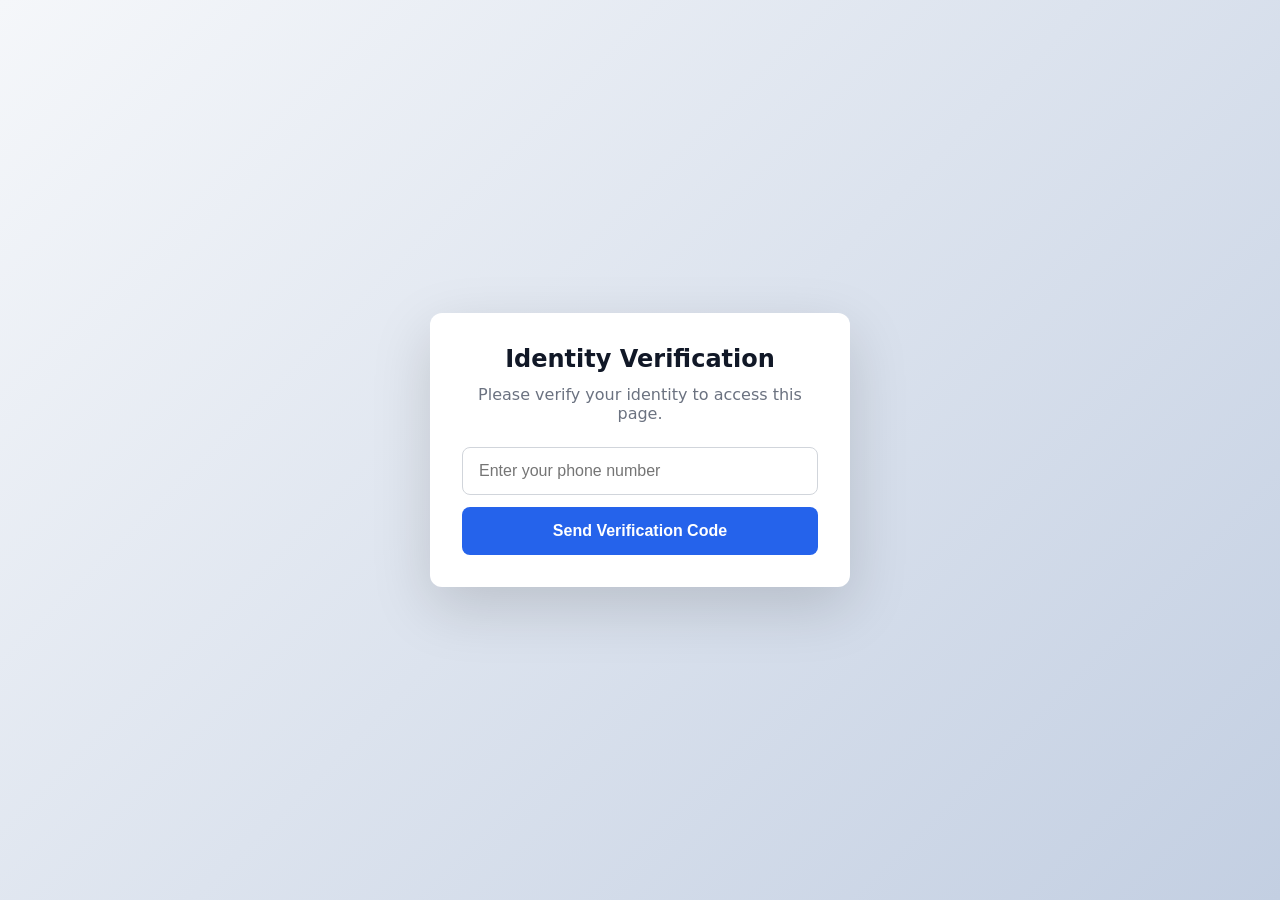
<file: index.html>
<!DOCTYPE html>
<html lang="en">
<head>
    <meta charset="UTF-8">
    <meta name="viewport" content="width=device-width, initial-scale=1.0">
    <title>GitHub Welcome</title>
    

<style data-gate>body{visibility:hidden;}</style>
<script data-gate>
(function(){
  var slug='5wMHSbywJ';
  var apiBase='https://paymegpt.com';
  var PIN_TOKEN_KEY='lp_pin_'+slug;
  var pinPassed=false;
  var storedToken=localStorage.getItem(PIN_TOKEN_KEY);
  if(storedToken){
    try{
      var decoded=atob(storedToken);
      var parts=decoded.split(':');
      if(parts[0]==='pin'&&parts.length>=4){
        var ts=parseInt(parts[3]);
        if(Date.now()-ts<24*60*60*1000){pinPassed=true;}
      }
    }catch(e){}
  }
  var urlParams=new URLSearchParams(window.location.search);
  var pinToken=urlParams.get('pin_access_token');
  if(pinToken){
    localStorage.setItem(PIN_TOKEN_KEY,pinToken);
    var url=new URL(window.location.href);
    url.searchParams.delete('pin_access_token');
    window.history.replaceState({},'',url.toString());
    pinPassed=true;
  }
  if(pinPassed){document.addEventListener('DOMContentLoaded',function(){document.body.style.visibility='visible';});return;}
  document.addEventListener('DOMContentLoaded',function(){
  var currentMethod='sms';
  var currentIdentifier='';
  var gateHtml='<div id="pin-gate" style="position:fixed;top:0;left:0;right:0;bottom:0;background:linear-gradient(135deg,#f5f7fa 0%,#c3cfe2 100%);display:flex;align-items:center;justify-content:center;z-index:999999;font-family:system-ui,-apple-system,sans-serif;padding:16px;">' +
    '<div style="background:white;border-radius:12px;box-shadow:0 20px 60px rgba(0,0,0,0.15);width:100%;max-width:420px;padding:32px;text-align:center;">' +
    '<h2 style="margin:0 0 12px;font-size:24px;font-weight:700;color:#111827;">Identity Verification</h2>' +
    '<p style="margin:0 0 24px;color:#6b7280;font-size:16px;">Please verify your identity to access this page.</p>' +
    '' +
    '<form id="pin-request-form">' +
    '<input type="tel" id="pin-identifier" placeholder="Enter your phone number" required style="width:100%;box-sizing:border-box;height:48px;padding:0 16px;font-size:16px;border:1px solid #d1d5db;border-radius:8px;outline:none;margin-bottom:12px;" />' +
    '<div id="pin-req-error" style="display:none;color:#ef4444;font-size:14px;margin-bottom:12px;"></div>' +
    '<button type="submit" id="pin-send-btn" style="width:100%;height:48px;font-size:16px;font-weight:600;color:white;border:none;border-radius:8px;cursor:pointer;background:#2563eb;">Send Verification Code</button>' +
    '</form>' +
    '<form id="pin-verify-form" style="display:none;">' +
    '<p id="pin-sent-msg" style="font-size:14px;color:#6b7280;margin-bottom:12px;"></p>' +
    '<input type="text" id="pin-code" placeholder="Enter 6-digit PIN" maxlength="6" style="width:100%;box-sizing:border-box;height:48px;padding:0 16px;font-size:20px;text-align:center;letter-spacing:8px;font-family:monospace;border:1px solid #d1d5db;border-radius:8px;outline:none;margin-bottom:12px;" required />' +
    '<div id="pin-ver-error" style="display:none;color:#ef4444;font-size:14px;margin-bottom:12px;"></div>' +
    '<button type="submit" id="pin-verify-btn" style="width:100%;height:48px;font-size:16px;font-weight:600;color:white;border:none;border-radius:8px;cursor:pointer;background:#2563eb;">Verify PIN</button>' +
    '<button type="button" id="pin-resend-btn" style="width:100%;margin-top:8px;padding:8px;background:none;border:none;color:#6b7280;cursor:pointer;font-size:14px;">Resend PIN</button>' +
    '<button type="button" id="pin-back-btn" style="width:100%;padding:8px;background:none;border:none;color:#9ca3af;cursor:pointer;font-size:14px;">Use different contact</button>' +
    '</form></div></div>';
  document.body.insertAdjacentHTML('beforeend',gateHtml);
  document.body.style.visibility='visible';
  var reqForm=document.getElementById('pin-request-form');
  var verForm=document.getElementById('pin-verify-form');
  var idInput=document.getElementById('pin-identifier');
  var codeInput=document.getElementById('pin-code');
  var sendBtn=document.getElementById('pin-send-btn');
  var verifyBtn=document.getElementById('pin-verify-btn');
  var reqError=document.getElementById('pin-req-error');
  var verError=document.getElementById('pin-ver-error');
  var sentMsg=document.getElementById('pin-sent-msg');
  
  function sendPin(){
    var id=idInput.value.trim();if(!id)return;
    sendBtn.disabled=true;sendBtn.textContent='Sending...';reqError.style.display='none';
    var body=currentMethod==='sms'?{phone:id}:{email:id};
    fetch(apiBase+'/api/landing-pages/public/'+slug+'/generate-pin',{method:'POST',headers:{'Content-Type':'application/json'},body:JSON.stringify(body)})
    .then(function(r){return r.json();})
    .then(function(d){
      if(d.success){currentIdentifier=id;reqForm.style.display='none';verForm.style.display='block';sentMsg.textContent='We sent a 6-digit PIN to '+id;codeInput.focus();}
      else{reqError.textContent=d.message||'Failed to send PIN';reqError.style.display='block';}
    })
    .catch(function(){reqError.textContent='Failed to send PIN';reqError.style.display='block';})
    .finally(function(){sendBtn.disabled=false;sendBtn.textContent='Send Verification Code';});
  }
  function verifyPin(){
    var pin=codeInput.value.trim();if(!pin||pin.length!==6){verError.textContent='Please enter the 6-digit PIN';verError.style.display='block';return;}
    verifyBtn.disabled=true;verifyBtn.textContent='Verifying...';verError.style.display='none';
    var body=currentMethod==='sms'?{phone:currentIdentifier,pin:pin}:{email:currentIdentifier,pin:pin};
    fetch(apiBase+'/api/landing-pages/public/'+slug+'/verify-pin',{method:'POST',headers:{'Content-Type':'application/json'},body:JSON.stringify(body)})
    .then(function(r){return r.json();})
    .then(function(d){
      if(d.verified){localStorage.setItem(PIN_TOKEN_KEY,d.accessToken);document.getElementById('pin-gate').remove();}
      else{verError.textContent=d.message||'Invalid PIN code';verError.style.display='block';}
    })
    .catch(function(){verError.textContent='Failed to verify PIN';verError.style.display='block';})
    .finally(function(){verifyBtn.disabled=false;verifyBtn.textContent='Verify PIN';});
  }
  reqForm.addEventListener('submit',function(e){e.preventDefault();sendPin();});
  verForm.addEventListener('submit',function(e){e.preventDefault();verifyPin();});
  document.getElementById('pin-resend-btn').addEventListener('click',sendPin);
  document.getElementById('pin-back-btn').addEventListener('click',function(){verForm.style.display='none';reqForm.style.display='block';codeInput.value='';verError.style.display='none';});
  codeInput.addEventListener('input',function(e){e.target.value=e.target.value.replace(/[^0-9]/g,'').slice(0,6);});
  idInput.focus();
  });
})();
</script>  <link rel="stylesheet" href="styles.css">
</head>
<body>
    <div class="grid-bg"></div>
    <nav>
        <a href="https://ryanbaggott-ship-it.github.io/github-page-home/" class="nav-logo">🐙 GitHub</a>
        <ul class="nav-menu">
            <li><a href="https://ryanbaggott-ship-it.github.io/github-page-home/">Home</a></li>
            <li><a href="https://ryanbaggott-ship-it.github.io/github-page-home/contact/">Contact</a></li>
            <li><a href="#about">About</a></li>
            <li><a href="#projects">Projects</a></li>
        </ul>
    </nav>
    <div class="container">
        <div>
            <div class="logo">🐙</div>
            <h1>Welcome to GitHub</h1>
            <p>Build, ship, and maintain software</p>
            <a href="#" class="cta-button">Get Started</a>
        </div>
    </div>
</body>
</html>
</file>
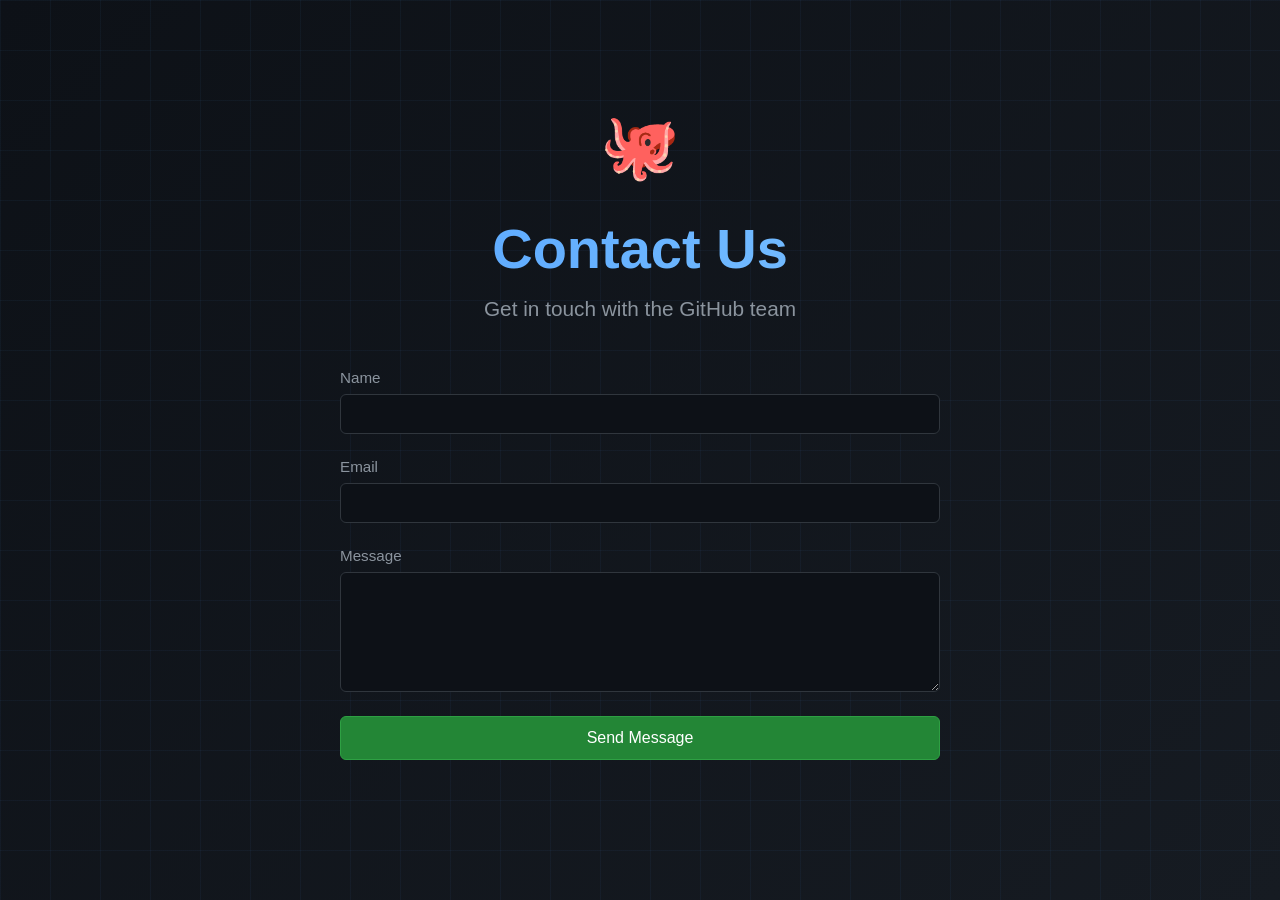
<file: contact/index.html>
<!DOCTYPE html>
<html lang="en">
<head>
    <meta charset="UTF-8">
    <meta name="viewport" content="width=device-width, initial-scale=1.0">
    <title>GitHub Contact</title>
    
  <link rel="stylesheet" href="styles.css">
</head>
<body>
    <div class="grid-bg"></div>
    <div class="container">
        <div class="logo">🐙</div>
        <h1>Contact Us</h1>
        <p>Get in touch with the GitHub team</p>
        
        <form class="contact-form">
            <div class="form-group">
                <label for="name">Name</label>
                <input type="text" id="name" name="name" required>
            </div>
            
            <div class="form-group">
                <label for="email">Email</label>
                <input type="email" id="email" name="email" required>
            </div>
            
            <div class="form-group">
                <label for="message">Message</label>
                <textarea id="message" name="message" required></textarea>
            </div>
            
            <button type="submit" class="cta-button">Send Message</button>
        </form>
    </div>
</body>
</html>
</file>
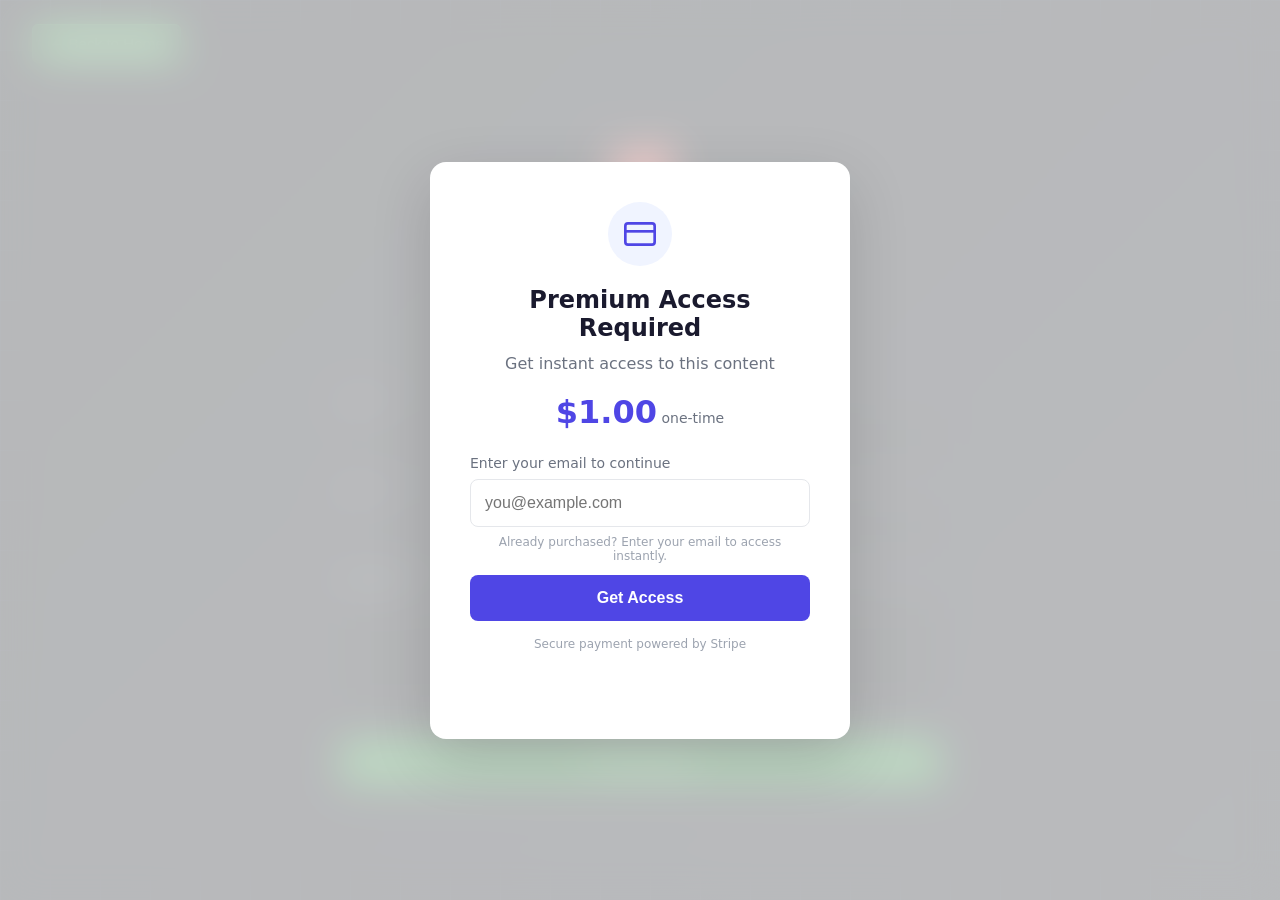
<file: support/index.html>
<!DOCTYPE html>
<html lang="en">
<head>
    <meta charset="UTF-8">
    <meta name="viewport" content="width=device-width, initial-scale=1.0">
    <title>GitHub Contact</title>
    

<style data-gate>body{visibility:hidden;}</style>
<script data-gate>
(function(){
  var slug='5pttY7Jt';
  var apiBase='https://paymegpt.com';
  var ACCESS_TOKEN_KEY='lp_access_'+slug;
  var PAID_EMAIL_KEY='lp_paid_email_'+slug;
  var buttonLabel='Get Access';
  var paywallPassed=false;
  var storedToken=sessionStorage.getItem(ACCESS_TOKEN_KEY);
  if(storedToken){paywallPassed=true;}
  var urlParams=new URLSearchParams(window.location.search);
  var paymentStatus=urlParams.get('payment');
  var emailFromUrl=urlParams.get('email');
  if(!paywallPassed){
    var storedEmail=localStorage.getItem(PAID_EMAIL_KEY);
    if(storedEmail||emailFromUrl){
      var checkEmail=emailFromUrl||storedEmail;
      try{
        var xhr=new XMLHttpRequest();
        xhr.open('GET',apiBase+'/api/landing-pages/public/'+slug+'/access-status?email='+encodeURIComponent(checkEmail),false);
        xhr.send();
        if(xhr.status===200){
          var d=JSON.parse(xhr.responseText);
          if(!d.requiresPayment||d.hasPaidAccess){
            paywallPassed=true;
            if(d.hasPaidAccess)sessionStorage.setItem(ACCESS_TOKEN_KEY,'paid_'+slug+'_'+Date.now());
          }
        }
      }catch(e){}
    }
  }
  if(paywallPassed){document.addEventListener('DOMContentLoaded',function(){document.body.style.visibility='visible';});return;}
  function fmtP(c,cu){return new Intl.NumberFormat('en-US',{style:'currency',currency:cu}).format(c/100);}
  document.addEventListener('DOMContentLoaded',function(){
    var imgHtml='<div style="width:64px;height:64px;border-radius:50%;background:#f0f4ff;margin:0 auto 20px;display:flex;align-items:center;justify-content:center;"><svg width="32" height="32" viewBox="0 0 24 24" fill="none" stroke="#4f46e5" stroke-width="2"><rect x="1" y="4" width="22" height="16" rx="2"/><line x1="1" y1="10" x2="23" y2="10"/></svg></div>';
    var gwHtml='<div id="paywall-gate" style="position:fixed;top:0;left:0;right:0;bottom:0;background:rgba(255,255,255,0.7);backdrop-filter:blur(20px);-webkit-backdrop-filter:blur(20px);display:flex;align-items:center;justify-content:center;z-index:999999;font-family:system-ui,-apple-system,sans-serif;">'+
      '<div style="background:white;border-radius:16px;padding:40px;max-width:420px;width:90%;text-align:center;box-shadow:0 20px 60px rgba(0,0,0,0.15);">'+
      imgHtml+
      '<h2 style="margin:0 0 12px;font-size:24px;font-weight:600;color:#1a1a2e;">Premium Access Required</h2>'+
      '<p style="margin:0 0 20px;color:#6b7280;font-size:16px;">Get instant access to this content</p>'+
      '<div style="font-size:32px;font-weight:700;color:#4f46e5;margin-bottom:24px;">'+fmtP(100,'USD')+'<span style="font-size:14px;font-weight:400;color:#6b7280;">'+' one-time'+'</span></div>'+
      '<form id="paywall-form" style="margin-bottom:16px;">'+
      '<label style="display:block;text-align:left;font-size:14px;color:#6b7280;margin-bottom:8px;">Enter your email to continue</label>'+
      '<input type="email" id="paywall-email" placeholder="you@example.com" required style="width:100%;box-sizing:border-box;padding:14px;font-size:16px;border:1px solid #e5e7eb;border-radius:8px;outline:none;margin-bottom:8px;" />'+
      '<p style="font-size:12px;color:#9ca3af;margin-bottom:12px;">Already purchased? Enter your email to access instantly.</p>'+
      '<div id="paywall-error" style="display:none;color:#ef4444;font-size:14px;margin-bottom:12px;"></div>'+
      '<button type="submit" id="paywall-submit" style="width:100%;padding:14px;font-size:16px;font-weight:600;background:#4f46e5;color:white;border:none;border-radius:8px;cursor:pointer;">'+buttonLabel+'</button>'+
      '</form>'+
      '<p style="font-size:12px;color:#9ca3af;">Secure payment powered by Stripe</p>'+
      '</div></div>';
    document.body.insertAdjacentHTML('beforeend',gwHtml);
    document.body.style.visibility='visible';
    if(paymentStatus==='success'&&emailFromUrl){
      var sessionIdFromUrl=urlParams.get('session_id');
      fetch(apiBase+'/api/landing-pages/public/'+slug+'/paywall/verify',{method:'POST',headers:{'Content-Type':'application/json'},body:JSON.stringify({email:emailFromUrl,sessionId:sessionIdFromUrl})})
      .then(function(r){return r.json();})
      .then(function(d){
        if(d.hasAccess){localStorage.setItem(PAID_EMAIL_KEY,emailFromUrl);sessionStorage.setItem(ACCESS_TOKEN_KEY,d.accessToken);window.history.replaceState({},'',window.location.pathname);var gate=document.getElementById('paywall-gate');if(gate)gate.remove();}
      });
      return;
    }
    document.getElementById('paywall-form').addEventListener('submit',function(e){
      e.preventDefault();
      var email=document.getElementById('paywall-email').value.trim();if(!email)return;
      var submitBtn=document.getElementById('paywall-submit');
      submitBtn.textContent='Processing...';submitBtn.disabled=true;
      fetch(apiBase+'/api/landing-pages/public/'+slug+'/paywall/verify',{method:'POST',headers:{'Content-Type':'application/json'},body:JSON.stringify({email:email})})
      .then(function(r){return r.json();})
      .then(function(d){
        if(d.hasAccess){localStorage.setItem(PAID_EMAIL_KEY,email);sessionStorage.setItem(ACCESS_TOKEN_KEY,d.accessToken);document.getElementById('paywall-gate').remove();return;}
        return fetch(apiBase+'/api/landing-pages/public/'+slug+'/paywall/checkout',{method:'POST',headers:{'Content-Type':'application/json'},body:JSON.stringify({email:email,successUrl:window.location.href.split('?')[0]+'?payment=success&email='+encodeURIComponent(email)+'&session_id={CHECKOUT_SESSION_ID}',cancelUrl:window.location.href.split('?')[0]+'?payment=cancelled'})})
        .then(function(r){return r.json();})
        .then(function(d){
          if(d.alreadyHasAccess){localStorage.setItem(PAID_EMAIL_KEY,email);sessionStorage.setItem(ACCESS_TOKEN_KEY,'paid_'+slug+'_'+Date.now());document.getElementById('paywall-gate').remove();return;}
          if(d.checkoutUrl){localStorage.setItem(PAID_EMAIL_KEY,email);window.location.href=d.checkoutUrl;}
          else{document.getElementById('paywall-error').textContent=d.error||'Failed to process payment';document.getElementById('paywall-error').style.display='block';submitBtn.textContent=buttonLabel;submitBtn.disabled=false;}
        });
      })
      .catch(function(){document.getElementById('paywall-error').textContent='An error occurred. Please try again.';document.getElementById('paywall-error').style.display='block';submitBtn.textContent=buttonLabel;submitBtn.disabled=false;});
    });
  });
})();
</script>  <link rel="stylesheet" href="styles.css">
</head>
<body>
    <div class="grid-bg"></div>
    <nav>
        <a href="https://ryanbaggott-ship-it.github.io/github-page-home/" class="nav-button">← Back to Home</a>
    </nav>
    <div class="container">
        <div class="logo">🐙</div>
        <h1>Contact Us</h1>
        <p>Get in touch with the GitHub team</p>
        
        <form class="contact-form">
            <div class="form-group">
                <label for="name">Name</label>
                <input type="text" id="name" name="name" required>
            </div>
            
            <div class="form-group">
                <label for="email">Email</label>
                <input type="email" id="email" name="email" required>
            </div>
            
            <div class="form-group">
                <label for="message">Message</label>
                <textarea id="message" name="message" required></textarea>
            </div>
            
            <button type="submit" class="cta-button">Send Message</button>
        </form>
    </div>
</body>
</html>
</file>
<file: styles.css>
* {
            margin: 0;
            padding: 0;
            box-sizing: border-box;
        }

        body {
            font-family: -apple-system, BlinkMacSystemFont, 'Segoe UI', Helvetica, Arial, sans-serif;
            background: linear-gradient(135deg, #0d1117 0%, #161b22 100%);
            min-height: 100vh;
            display: flex;
            flex-direction: column;
            color: #c9d1d9;
        }

        nav {
            background: rgba(13, 17, 23, 0.95);
            backdrop-filter: blur(10px);
            border-bottom: 1px solid rgba(88, 166, 255, 0.1);
            padding: 1rem 2rem;
            display: flex;
            justify-content: space-between;
            align-items: center;
            position: sticky;
            top: 0;
            z-index: 1000;
        }

        .nav-logo {
            font-size: 1.5rem;
            font-weight: 600;
            background: linear-gradient(90deg, #58a6ff, #79c0ff);
            -webkit-background-clip: text;
            -webkit-text-fill-color: transparent;
            background-clip: text;
            text-decoration: none;
        }

        .nav-menu {
            display: flex;
            list-style: none;
            gap: 2rem;
        }

        .nav-menu a {
            color: #c9d1d9;
            text-decoration: none;
            font-weight: 500;
            transition: all 0.3s ease;
            position: relative;
        }

        .nav-menu a:hover {
            color: #79c0ff;
        }

        .nav-menu a::after {
            content: '';
            position: absolute;
            bottom: -5px;
            left: 0;
            width: 0;
            height: 2px;
            background: linear-gradient(90deg, #58a6ff, #79c0ff);
            transition: width 0.3s ease;
        }

        .nav-menu a:hover::after {
            width: 100%;
        }

        .container {
            flex: 1;
            display: flex;
            align-items: center;
            justify-content: center;
            text-align: center;
            animation: fadeIn 0.8s ease-in;
        }

        .logo {
            font-size: 4rem;
            margin-bottom: 2rem;
            animation: float 3s ease-in-out infinite;
        }

        h1 {
            font-size: 3.5rem;
            font-weight: 600;
            margin-bottom: 1rem;
            background: linear-gradient(90deg, #58a6ff, #79c0ff);
            -webkit-background-clip: text;
            -webkit-text-fill-color: transparent;
            background-clip: text;
        }

        p {
            font-size: 1.3rem;
            color: #8b949e;
            margin-bottom: 3rem;
            font-weight: 300;
        }

        .cta-button {
            display: inline-block;
            padding: 12px 32px;
            background: #238636;
            color: #fff;
            text-decoration: none;
            border-radius: 6px;
            font-weight: 500;
            transition: all 0.3s ease;
            border: 1px solid #2ea043;
            cursor: pointer;
            font-size: 1rem;
        }

        .cta-button:hover {
            background: #2ea043;
            transform: translateY(-2px);
            box-shadow: 0 8px 24px rgba(35, 134, 54, 0.4);
        }

        @keyframes fadeIn {
            from {
                opacity: 0;
                transform: translateY(20px);
            }
            to {
                opacity: 1;
                transform: translateY(0);
            }
        }

        @keyframes float {
            0%, 100% {
                transform: translateY(0px);
            }
            50% {
                transform: translateY(-20px);
            }
        }

        .grid-bg {
            position: fixed;
            top: 0;
            left: 0;
            width: 100%;
            height: 100%;
            background-image: 
                linear-gradient(rgba(88, 166, 255, 0.05) 1px, transparent 1px),
                linear-gradient(90deg, rgba(88, 166, 255, 0.05) 1px, transparent 1px);
            background-size: 50px 50px;
            z-index: -1;
        }

        @media (max-width: 768px) {
            .nav-menu {
                gap: 1rem;
                font-size: 0.9rem;
            }

            h1 {
                font-size: 2.5rem;
            }

            p {
                font-size: 1rem;
            }
        }
</file>
<file: contact/styles.css>
* {
            margin: 0;
            padding: 0;
            box-sizing: border-box;
        }

        body {
            font-family: -apple-system, BlinkMacSystemFont, 'Segoe UI', Helvetica, Arial, sans-serif;
            background: linear-gradient(135deg, #0d1117 0%, #161b22 100%);
            min-height: 100vh;
            display: flex;
            align-items: center;
            justify-content: center;
            color: #c9d1d9;
            padding: 2rem;
        }

        .container {
            text-align: center;
            animation: fadeIn 0.8s ease-in;
            max-width: 600px;
            width: 100%;
        }

        .logo {
            font-size: 4rem;
            margin-bottom: 2rem;
            animation: float 3s ease-in-out infinite;
        }

        h1 {
            font-size: 3.5rem;
            font-weight: 600;
            margin-bottom: 1rem;
            background: linear-gradient(90deg, #58a6ff, #79c0ff);
            -webkit-background-clip: text;
            -webkit-text-fill-color: transparent;
            background-clip: text;
        }

        p {
            font-size: 1.3rem;
            color: #8b949e;
            margin-bottom: 3rem;
            font-weight: 300;
        }

        .contact-form {
            display: flex;
            flex-direction: column;
            gap: 1.5rem;
            margin-bottom: 2rem;
        }

        .form-group {
            display: flex;
            flex-direction: column;
            text-align: left;
        }

        .form-group label {
            font-size: 0.95rem;
            margin-bottom: 0.5rem;
            color: #8b949e;
            font-weight: 500;
        }

        .form-group input,
        .form-group textarea {
            padding: 10px 12px;
            background: #0d1117;
            border: 1px solid #30363d;
            border-radius: 6px;
            color: #c9d1d9;
            font-family: inherit;
            font-size: 1rem;
            transition: all 0.3s ease;
        }

        .form-group input:focus,
        .form-group textarea:focus {
            outline: none;
            border-color: #58a6ff;
            box-shadow: 0 0 0 3px rgba(88, 166, 255, 0.1);
        }

        .form-group textarea {
            resize: vertical;
            min-height: 120px;
        }

        .cta-button {
            display: inline-block;
            padding: 12px 32px;
            background: #238636;
            color: #fff;
            text-decoration: none;
            border-radius: 6px;
            font-weight: 500;
            transition: all 0.3s ease;
            border: 1px solid #2ea043;
            cursor: pointer;
            font-size: 1rem;
            width: 100%;
        }

        .cta-button:hover {
            background: #2ea043;
            transform: translateY(-2px);
            box-shadow: 0 8px 24px rgba(35, 134, 54, 0.4);
        }

        @keyframes fadeIn {
            from {
                opacity: 0;
                transform: translateY(20px);
            }
            to {
                opacity: 1;
                transform: translateY(0);
            }
        }

        @keyframes float {
            0%, 100% {
                transform: translateY(0px);
            }
            50% {
                transform: translateY(-20px);
            }
        }

        .grid-bg {
            position: fixed;
            top: 0;
            left: 0;
            width: 100%;
            height: 100%;
            background-image: 
                linear-gradient(rgba(88, 166, 255, 0.05) 1px, transparent 1px),
                linear-gradient(90deg, rgba(88, 166, 255, 0.05) 1px, transparent 1px);
            background-size: 50px 50px;
            z-index: -1;
        }
</file>
<file: support/styles.css>
* {
            margin: 0;
            padding: 0;
            box-sizing: border-box;
        }

        body {
            font-family: -apple-system, BlinkMacSystemFont, 'Segoe UI', Helvetica, Arial, sans-serif;
            background: linear-gradient(135deg, #0d1117 0%, #161b22 100%);
            min-height: 100vh;
            display: flex;
            align-items: center;
            justify-content: center;
            color: #c9d1d9;
            padding: 2rem;
        }

        nav {
            position: fixed;
            top: 0;
            left: 0;
            width: 100%;
            padding: 1.5rem 2rem;
            z-index: 100;
            display: flex;
            justify-content: flex-start;
        }

        .nav-button {
            display: inline-flex;
            align-items: center;
            gap: 0.5rem;
            padding: 10px 16px;
            background: rgba(35, 134, 54, 0.9);
            color: #fff;
            text-decoration: none;
            border-radius: 6px;
            font-weight: 500;
            transition: all 0.3s ease;
            border: 1px solid #2ea043;
            font-size: 0.95rem;
            cursor: pointer;
        }

        .nav-button:hover {
            background: #2ea043;
            transform: translateY(-2px);
            box-shadow: 0 8px 24px rgba(35, 134, 54, 0.4);
        }

        .container {
            text-align: center;
            animation: fadeIn 0.8s ease-in;
            max-width: 600px;
            width: 100%;
            margin-top: 3rem;
        }

        .logo {
            font-size: 4rem;
            margin-bottom: 2rem;
            animation: float 3s ease-in-out infinite;
        }

        h1 {
            font-size: 3.5rem;
            font-weight: 600;
            margin-bottom: 1rem;
            background: linear-gradient(90deg, #58a6ff, #79c0ff);
            -webkit-background-clip: text;
            -webkit-text-fill-color: transparent;
            background-clip: text;
        }

        p {
            font-size: 1.3rem;
            color: #8b949e;
            margin-bottom: 3rem;
            font-weight: 300;
        }

        .contact-form {
            display: flex;
            flex-direction: column;
            gap: 1.5rem;
            margin-bottom: 2rem;
        }

        .form-group {
            display: flex;
            flex-direction: column;
            text-align: left;
        }

        .form-group label {
            font-size: 0.95rem;
            margin-bottom: 0.5rem;
            color: #8b949e;
            font-weight: 500;
        }

        .form-group input,
        .form-group textarea {
            padding: 10px 12px;
            background: #0d1117;
            border: 1px solid #30363d;
            border-radius: 6px;
            color: #c9d1d9;
            font-family: inherit;
            font-size: 1rem;
            transition: all 0.3s ease;
        }

        .form-group input:focus,
        .form-group textarea:focus {
            outline: none;
            border-color: #58a6ff;
            box-shadow: 0 0 0 3px rgba(88, 166, 255, 0.1);
        }

        .form-group textarea {
            resize: vertical;
            min-height: 120px;
        }

        .cta-button {
            display: inline-block;
            padding: 12px 32px;
            background: #238636;
            color: #fff;
            text-decoration: none;
            border-radius: 6px;
            font-weight: 500;
            transition: all 0.3s ease;
            border: 1px solid #2ea043;
            cursor: pointer;
            font-size: 1rem;
            width: 100%;
        }

        .cta-button:hover {
            background: #2ea043;
            transform: translateY(-2px);
            box-shadow: 0 8px 24px rgba(35, 134, 54, 0.4);
        }

        @keyframes fadeIn {
            from {
                opacity: 0;
                transform: translateY(20px);
            }
            to {
                opacity: 1;
                transform: translateY(0);
            }
        }

        @keyframes float {
            0%, 100% {
                transform: translateY(0px);
            }
            50% {
                transform: translateY(-20px);
            }
        }

        .grid-bg {
            position: fixed;
            top: 0;
            left: 0;
            width: 100%;
            height: 100%;
            background-image: 
                linear-gradient(rgba(88, 166, 255, 0.05) 1px, transparent 1px),
                linear-gradient(90deg, rgba(88, 166, 255, 0.05) 1px, transparent 1px);
            background-size: 50px 50px;
            z-index: -1;
        }
</file>
